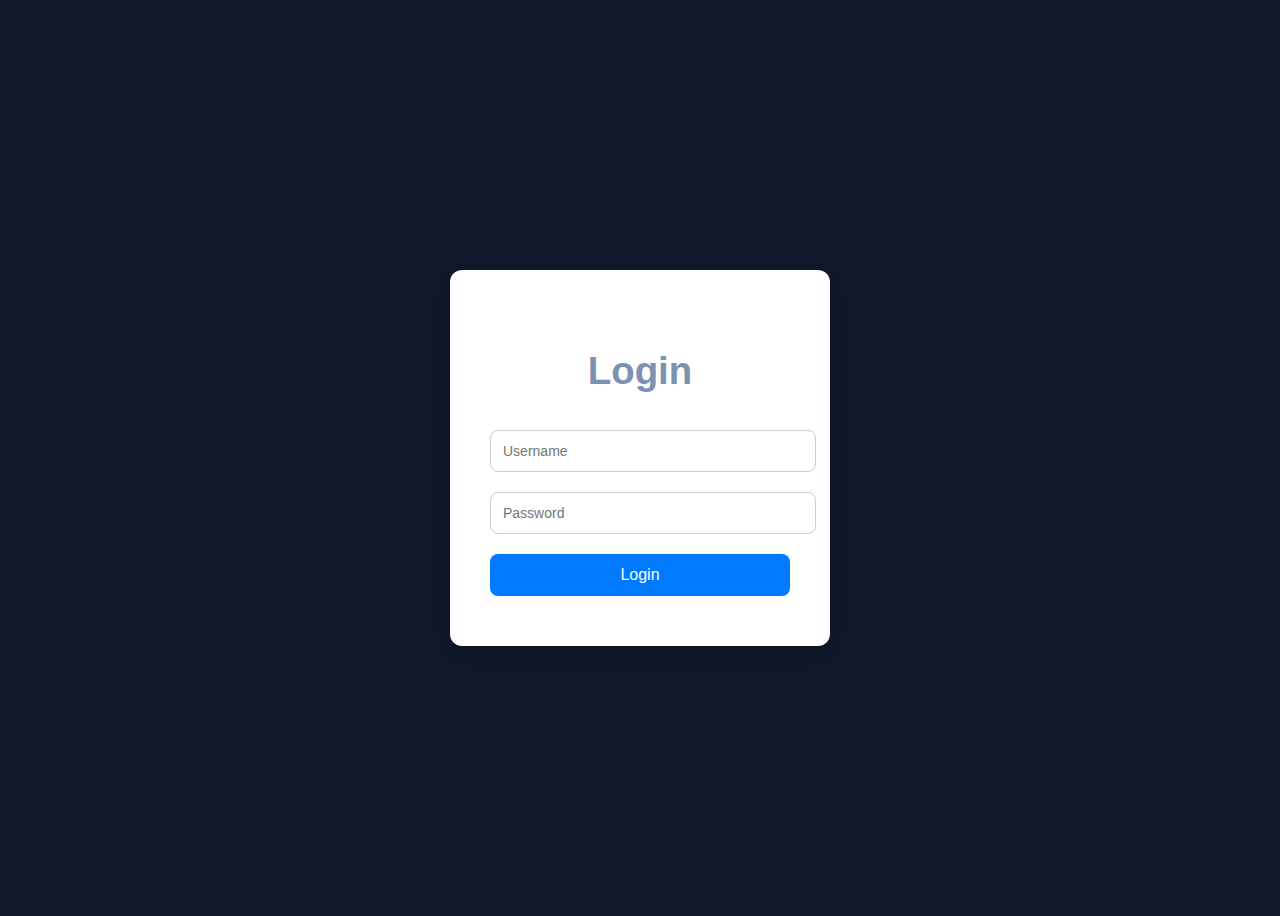
<file: index.html>
<!DOCTYPE html>
<html lang="en">
<head>
  <meta charset="UTF-8" />
  <meta name="viewport" content="width=device-width, initial-scale=1.0"/>
  <title>Login Page</title>
  
  <style>
   body {
      background-color: hsla(222, 47%, 11%, 1);
      color:hsla(217, 24%, 59%, 1);
      font-family: 'Noto Sans', sans-serif;
      font-size: 1.6rem;
      line-height: 1.5;
      overflow-y: overlay;
      display: flex;
      justify-content: center;
      align-items: center;
      height: 100vh;
    }

    .login-box {
      background: #ffffff;
      padding: 40px;
      border-radius: 12px;
      box-shadow: 0 8px 16px rgba(0, 0, 0, 0.1);
      width: 300px;
    }

    .login-box h2 {
      text-align: center;
      margin-bottom: 20px;
    }

    .login-box input[type="text"],
    .login-box input[type="password"] {
      width: 100%;
      padding: 12px;
      margin: 10px 0;
      border: 1px solid #ccc;
      border-radius: 8px;
      font-size: 14px;
    }

    .login-box input[type="submit"] {
      width: 100%;
      padding: 12px;
      background: #007bff;
      color: white;
      border: none;
      border-radius: 8px;
      font-size: 16px;
      cursor: pointer;
      margin-top: 10px;
    }

    .login-box input[type="submit"]:hover {
      background: #0056b3;
    }

    .message {
      text-align: center;
      margin-top: 10px;
      font-weight: bold;
    }

    .success {
      color: green;
    }

    .error {
      color: red;
    }
  </style>
</head>
<body>
  <div class="login-box">
    <h2>Login</h2>
    <form onsubmit="handleLogin(event)">
      <input type="text" id="username" placeholder="Username" required>
      <input type="password" id="password" placeholder="Password" required>
      <input type="submit" value="Login">
    </form>
    <div id="message" class="message"></div>
  </div>

  <script>
    function handleLogin(event) {
      event.preventDefault();

      const username = document.getElementById("username").value.trim();
      const password = document.getElementById("password").value.trim();
      const messageBox = document.getElementById("message");

      // Example credentials
      if (username === "mohit" && password === "1234") {
        messageBox.textContent = "Login successful!";
        messageBox.className = "message success";
        window.location.href = "success.html"
      } else {
        messageBox.textContent = "Invalid username or password.";
        messageBox.className = "message error";
      }
    }
  </script>
</body>
</html>
</file>
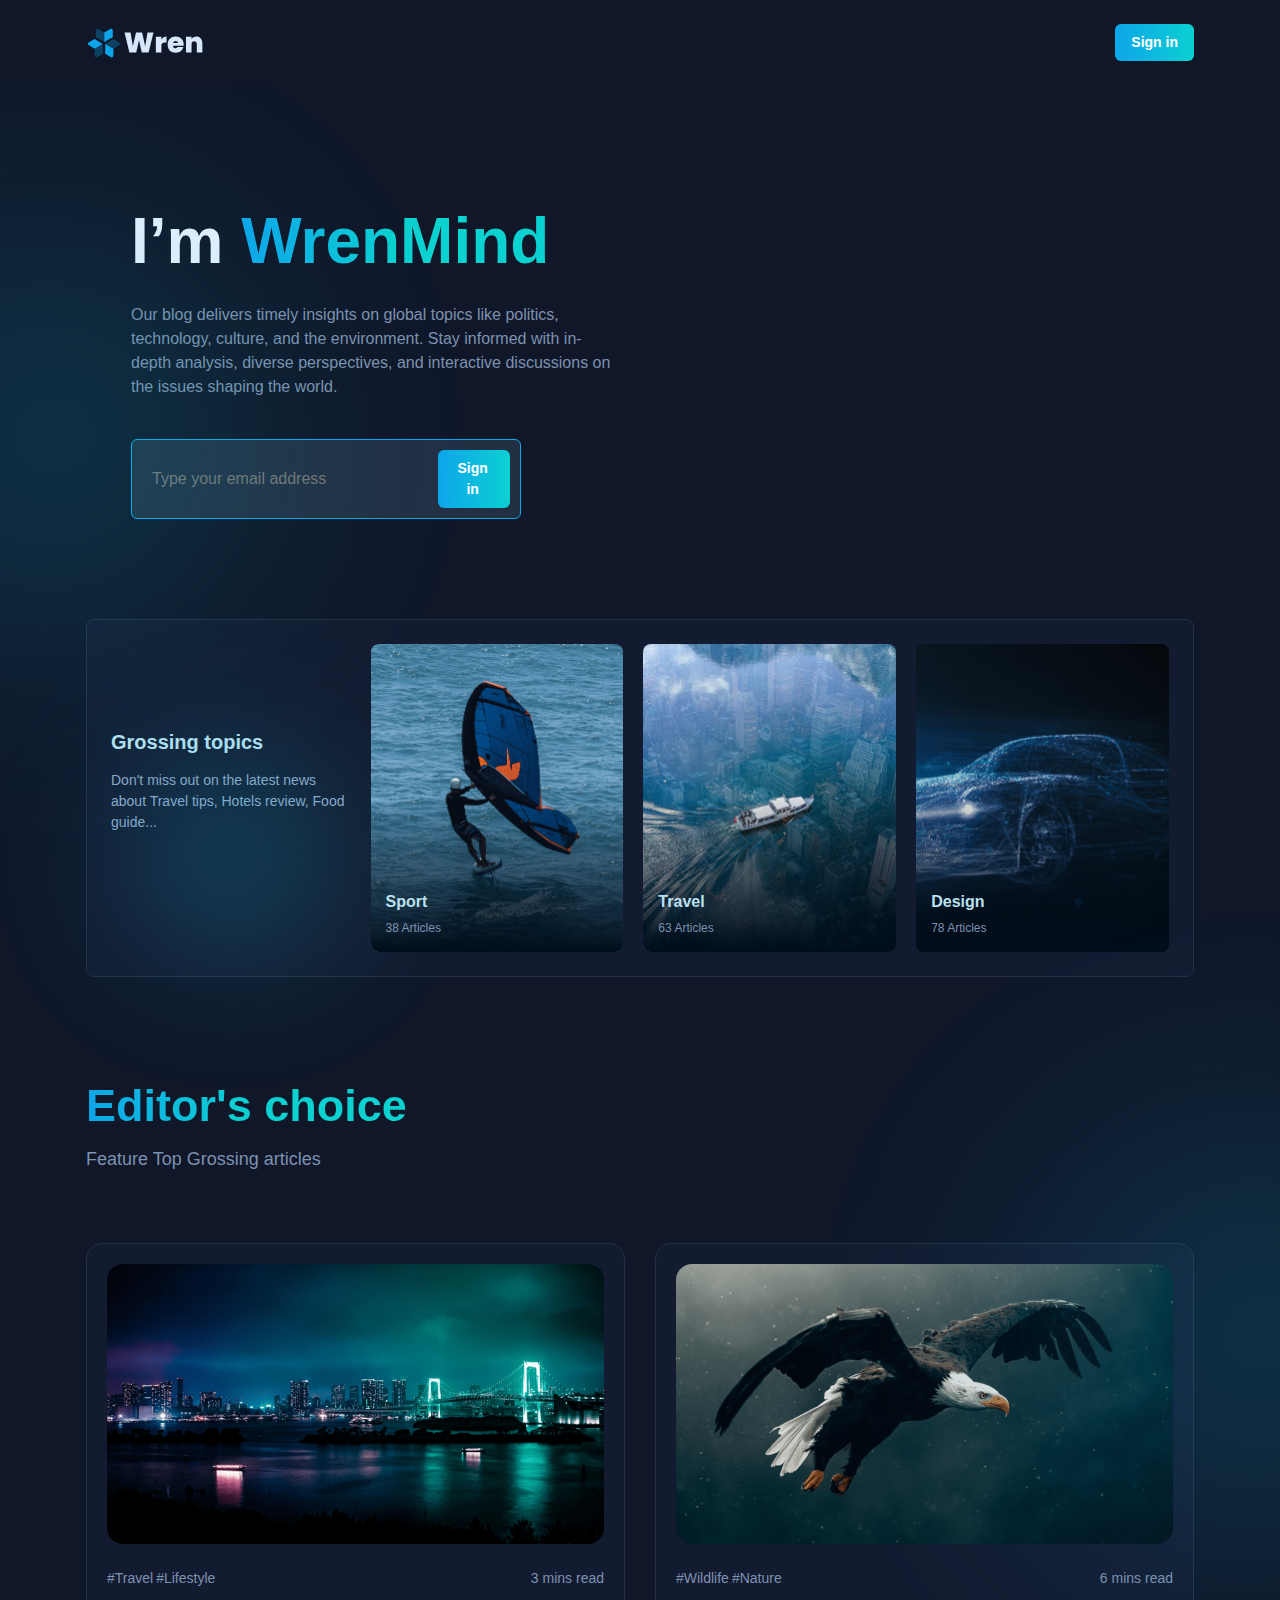
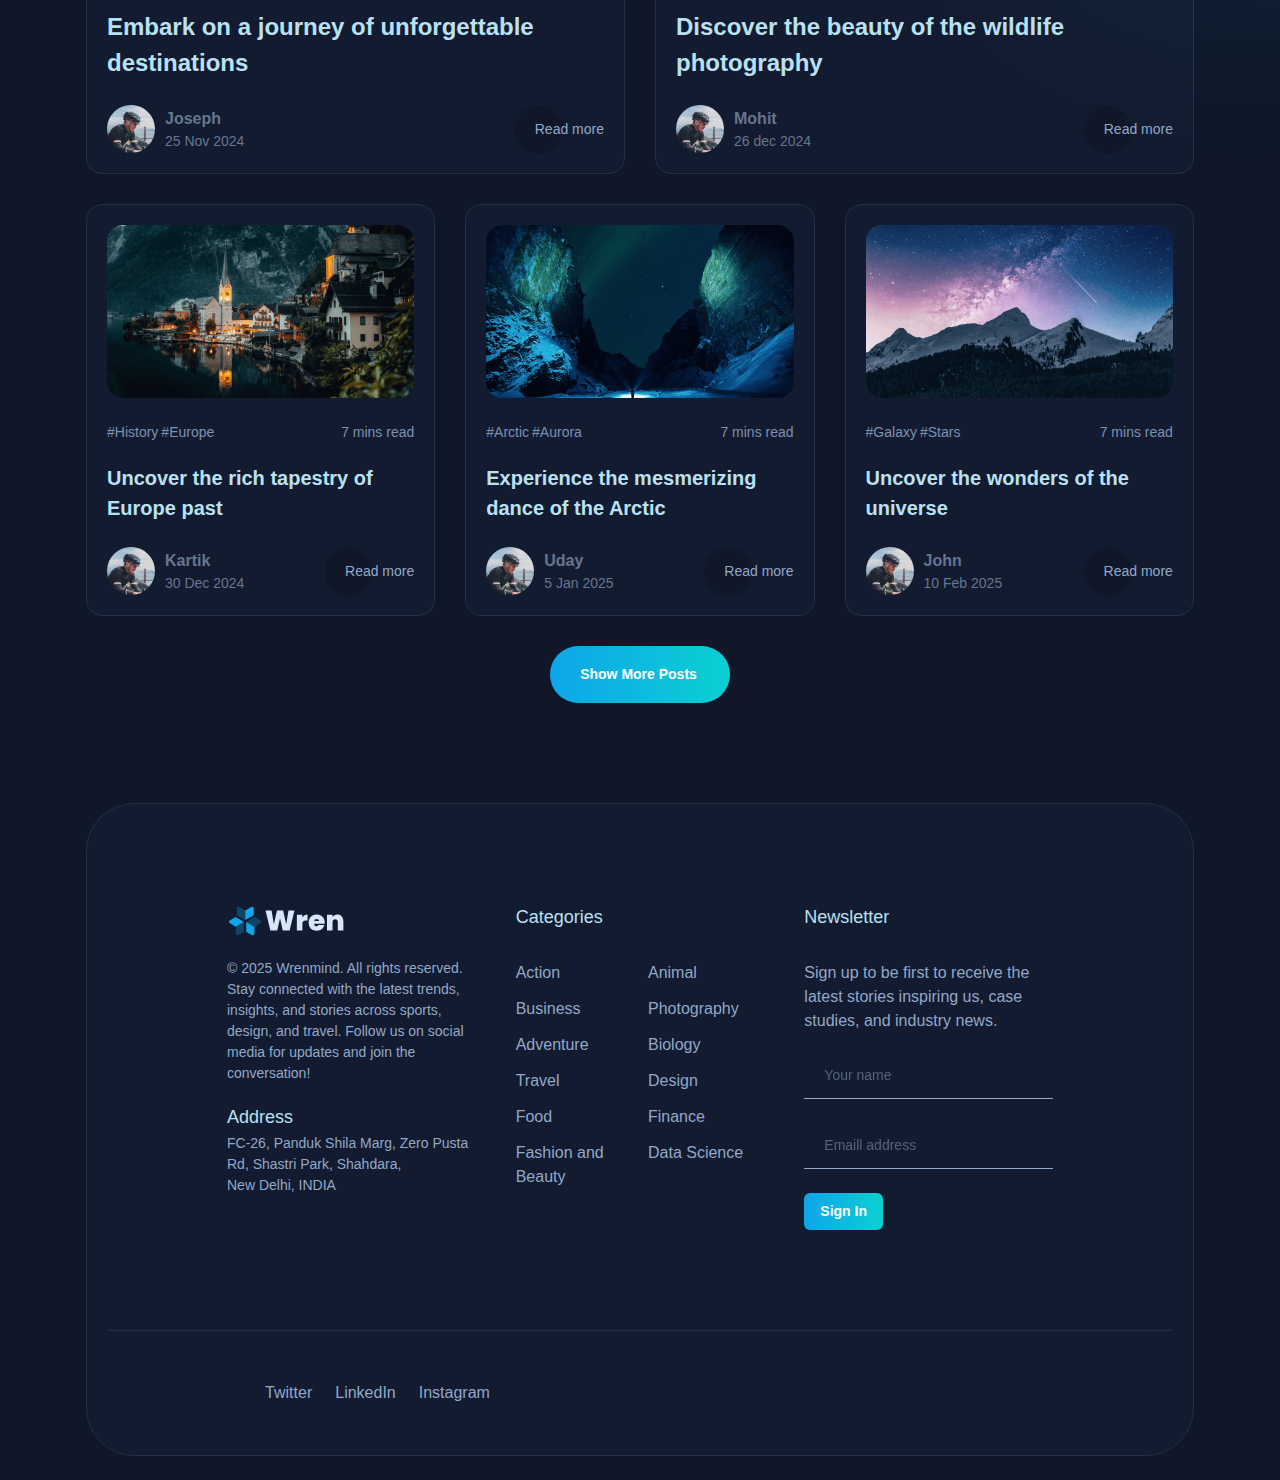
<file: main.html>
<!DOCTYPE html>
<html lang="en">

<head>
  <meta charset="UTF-8">
  <meta http-equiv="X-UA-Compatible" content="IE=edge">
  <meta name="viewport" content="width=device-width, initial-scale=1.0">

  <!-- 
    - primary meta tags
  -->
  <title>Perosonal Blog Website</title>
  <meta name="title" content="Perosonal Blog Website">
  <meta name="description" content="This is a blog html web page">

  <!-- 
    - favicon
  -->
  <link rel="shortcut icon" href="./favicon.svg" type="image/svg+xml">


  <!-- 
    - custom css link
  -->
  <link rel="stylesheet" href="./assets/css/style.css">

</head>

<body id="top">

  <!-- 
    - #HEADER
  -->

  <header class="header" data-header>
    <div class="container">

      <a href="#" class="logo">
        <img src="./assets/images/logo.svg" width="119" height="37" alt="Wren logo">
      </a>
      <nav class="navbar" data-navbar>

        <div class="navbar-top">
          <a href="#" class="logo">
            <img src="./assets/images/logo.svg" width="119" height="37" alt="Wren logo">
          </a>
         
        </div>

        <ul class="navbar-list">

          <li>
            <a href="#home" class="navbar-link hover-1" data-nav-toggler>Home</a>
          </li>

          <li>
            <a href="#topics" class="navbar-link hover-1" data-nav-toggler>Topics</a>
          </li>

          <li>
            <a href="#featured" class="navbar-link hover-1" data-nav-toggler>Featured Post</a>
          </li>

          <li>
            <a href="#" class="navbar-link hover-1" data-nav-toggler>Contact</a>
          </li>

        </ul>
                 
      </nav>

      <a href="#" class="btn btn-primary">Sign in</a>
    </div>
  </header>





  <main>
    <article>

      <!-- 
        - #HERO
      -->

      <section class="hero" id="home" aria-label="home">
        <div class="container">

          <div class="hero-content">

            <h1 class="headline headline-1 section-title">
              I’m <span class="span">WrenMind</span>
            </h1>

            <p class="hero-text">
              Our blog delivers timely insights on global topics like politics, technology, culture, and the environment. Stay informed with in-depth analysis, diverse perspectives, and interactive discussions on the issues shaping the world.
            </p>

            <div class="input-wrapper">

              <input type="email" name="email_address" placeholder="Type your email address" required
                class="input-field" autocomplete="off">

              <button class="btn btn-primary">
                <span class="span">Sign in</span>

                <ion-icon name="arrow-forward-outline" aria-hidden="true"></ion-icon>
              </button>

            </div>

          </div>

          

          <img src="./assets/images/shadow-1.svg" width="500" height="800" alt="" class="hero-bg hero-bg-1">

          <img src="./assets/images/shadow-2.svg" width="500" height="500" alt="" class="hero-bg hero-bg-2">

        </div>
      </section>





      <!-- 
        - #TOPICS
      -->

      <section class="topics" id="topics" aria-labelledby="topic-label">
        <div class="container" style="margin-top: 100px;">

          <div class="card topic-card">

            <div class="card-content">

              <h2 class="headline headline-2 section-title card-title" id="topic-label">
                Grossing topics
              </h2>

              <p class="card-text">
              Don't miss out on the latest news about Travel tips, Hotels review, Food guide...
              </p>

            </div>

            <div class="slider" data-slider>
              <ul class="slider-list" data-slider-container>

                <li class="slider-item">
                  <a href="#" class="slider-card">

                    <figure class="slider-banner img-holder" style="--width: 507; --height: 618;">
                      <img src="./assets/images/topic-1.png" width="507" height="618" loading="lazy" alt="Sport"
                        class="img-cover">
                    </figure>

                    <div class="slider-content">
                      <span class="slider-title">Sport</span>

                      <p class="slider-subtitle">38 Articles</p>
                    </div>

                  </a>
                </li>

                <li class="slider-item">
                  <a href="#" class="slider-card">

                    <figure class="slider-banner img-holder" style="--width: 507; --height: 618;">
                      <img src="./assets/images/topic-2.png" width="507" height="618" loading="lazy" alt="Travel"
                        class="img-cover">
                    </figure>

                    <div class="slider-content">
                      <span class="slider-title">Travel</span>

                      <p class="slider-subtitle">63 Articles</p>
                    </div>

                  </a>
                </li>

                <li class="slider-item">
                  <a href="#" class="slider-card">

                    <figure class="slider-banner img-holder" style="--width: 507; --height: 618;">
                      <img src="./assets/images/topic-3.png" width="507" height="618" loading="lazy" alt="Design"
                        class="img-cover">
                    </figure>

                    <div class="slider-content">
                      <span class="slider-title">Design</span>

                      <p class="slider-subtitle">78 Articles</p>
                    </div>

                  </a>
                </li>
              </ul>
            </div>

          </div>

        </div>
      </section>


      <!-- 
        - #FEATURED POST
      -->

      <section class="section feature" aria-label="feature" id="featured">
        <div class="container">

          <h2 class="headline headline-2 section-title">
            <span class="span">Editor's choice</span>
          </h2>

          <p class="section-text">
            Feature Top Grossing articles
          </p>

          <ul class="feature-list">

            <li>
              <div class="card feature-card">

                <figure class="card-banner img-holder" style="--width: 1602; --height: 903;">
                  <img src="./assets/images/featured-1.png" width="1602" height="903" loading="lazy"
                    alt="Embark on a journey of unforgettable destinations, expert travel tips, and lifestyle inspiration. 
                    Explore the world through unique experiences that make every adventure extraordinary." class="img-cover">
                </figure>

                <div class="card-content">

                  <div class="card-wrapper">
                    <div class="card-tag">
                      <a href="#" class="span hover-2">#Travel</a>

                      <a href="#" class="span hover-2">#Lifestyle</a>
                    </div>

                    <div class="wrapper">
                      <ion-icon name="time-outline" aria-hidden="true"></ion-icon>

                      <span class="span">3 mins read</span>
                    </div>
                  </div>

                  <h3 class="headline headline-3">
                    <a href="#" class="card-title hover-2">
                      Embark on a journey of unforgettable destinations
                    </a>
                  </h3>

                  <div class="card-wrapper">

                    <div class="profile-card">
                      <img src="./assets/images/author-1.png" width="48" height="48" loading="lazy" alt="Joseph"
                        class="profile-banner">

                      <div>
                        <p class="card-title">Joseph</p>

                        <p class="card-subtitle">25 Nov 2024</p>
                      </div>
                    </div>

                    <a href="#" class="card-btn">Read more</a>

                  </div>

                </div>

              </div>
            </li>

            <li>
              <div class="card feature-card">

                <figure class="card-banner img-holder" style="--width: 1602; --height: 903;">
                  <img src="./assets/images/featured-2.png" width="1602" height="903" loading="lazy"
                    alt="Discover the beauty of the wild with breathtaking wildlife photography and nature stories. 
                    Immerse yourself in the wonders of our planet's most incredible ecosystems and creatures." class="img-cover">
                </figure>

                <div class="card-content">

                  <div class="card-wrapper">
                    <div class="card-tag">
                      <a href="#" class="span hover-2">#Wildlife</a>

                      <a href="#" class="span hover-2">#Nature</a>
                    </div>

                    <div class="wrapper">
                      <ion-icon name="time-outline" aria-hidden="true"></ion-icon>

                      <span class="span">6 mins read</span>
                    </div>
                  </div>

                  <h3 class="headline headline-3">
                    <a href="#" class="card-title hover-2">
                      Discover the beauty of the wildlife photography 
                    </a>
                  </h3>

                  <div class="card-wrapper">

                    <div class="profile-card">
                      <img src="./assets/images/author-1.png" width="48" height="48" loading="lazy" alt="Joseph"
                        class="profile-banner">

                      <div>
                        <p class="card-title">Mohit</p>

                        <p class="card-subtitle">26 dec 2024</p>
                      </div>
                    </div>

                    <a href="#" class="card-btn">Read more</a>

                  </div>

                </div>

              </div>
            </li>

            <li>
              <div class="card feature-card">

                <figure class="card-banner img-holder" style="--width: 1602; --height: 903;">
                  <img src="./assets/images/featured-3.png" width="1602" height="903" loading="lazy"
                    alt=" Uncover the rich tapestry of Europe past, from ancient civilizations to modern history.
                    Explore captivating stories and landmarks that shaped the continent cultural legacy." class="img-cover">
                </figure>

                <div class="card-content">

                  <div class="card-wrapper">
                    <div class="card-tag">
                      <a href="#" class="span hover-2">#History</a>

                      <a href="#" class="span hover-2">#Europe</a>
                    </div>

                    <div class="wrapper">
                      <ion-icon name="time-outline" aria-hidden="true"></ion-icon>

                      <span class="span">7 mins read</span>
                    </div>
                  </div>

                  <h3 class="headline headline-3">
                    <a href="#" class="card-title hover-2">
                      Uncover the rich tapestry of Europe past
                    </a>
                  </h3>

                  <div class="card-wrapper">

                    <div class="profile-card">
                      <img src="./assets/images/author-1.png" width="48" height="48" loading="lazy" alt="Joseph"
                        class="profile-banner">

                      <div>
                        <p class="card-title">Kartik</p>

                        <p class="card-subtitle">30 Dec 2024</p>
                      </div>
                    </div>

                    <a href="#" class="card-btn">Read more</a>

                  </div>

                </div>

              </div>
            </li>

            <li>
              <div class="card feature-card">

                <figure class="card-banner img-holder" style="--width: 1602; --height: 903;">
                  <img src="./assets/images/featured-4.png" width="1602" height="903" loading="lazy"
                    alt="Experience the mesmerizing dance of the Arctic Aurora, where vibrant colors light up the polar skies. 
                    Discover the magic behind this stunning natural phenomenon in the heart of the Arctic." class="img-cover">
                </figure>

                <div class="card-content">

                  <div class="card-wrapper">
                    <div class="card-tag">
                      <a href="#" class="span hover-2">#Arctic</a>

                      <a href="#" class="span hover-2">#Aurora</a>
                    </div>

                    <div class="wrapper">
                      <ion-icon name="time-outline" aria-hidden="true"></ion-icon>

                      <span class="span">7 mins read</span>
                    </div>
                  </div>

                  <h3 class="headline headline-3">
                    <a href="#" class="card-title hover-2">
                      Experience the mesmerizing dance of the Arctic 
                    </a>
                  </h3>

                  <div class="card-wrapper">

                    <div class="profile-card">
                      <img src="./assets/images/author-1.png" width="48" height="48" loading="lazy" alt="Joseph"
                        class="profile-banner">

                      <div>
                        <p class="card-title">Uday</p>

                        <p class="card-subtitle">5 Jan 2025</p>
                      </div>
                    </div>

                    <a href="#" class="card-btn">Read more</a>

                  </div>

                </div>

              </div>
            </li>

            <li>
              <div class="card feature-card">

                <figure class="card-banner img-holder" style="--width: 1602; --height: 903;">
                  <img src="./assets/images/featured-5.png" width="1602" height="903" loading="lazy"
                    alt="Embark on a journey through the cosmos, exploring the beauty and mystery of distant stars and galaxies. 
                    Uncover the wonders of the universe, from celestial phenomena to starry constellations." class="img-cover">
                </figure>

                <div class="card-content">

                  <div class="card-wrapper">
                    <div class="card-tag">
                      <a href="#" class="span hover-2">#Galaxy</a>

                      <a href="#" class="span hover-2">#Stars</a>
                    </div>

                    <div class="wrapper">
                      <ion-icon name="time-outline" aria-hidden="true"></ion-icon>

                      <span class="span">7 mins read</span>
                    </div>
                  </div>

                  <h3 class="headline headline-3">
                    <a href="#" class="card-title hover-2">
                      Uncover the wonders of the universe
                    </a>
                  </h3>

                  <div class="card-wrapper">

                    <div class="profile-card">
                      <img src="./assets/images/author-1.png" width="48" height="48" loading="lazy" alt="Joseph"
                        class="profile-banner">

                      <div>
                        <p class="card-title">John</p>

                        <p class="card-subtitle">10 Feb 2025</p>
                      </div>
                    </div>

                    <a href="#" class="card-btn">Read more</a>

                  </div>

                </div>

              </div>
            </li>

          </ul>

          <a href="#" class="btn btn-secondary">
            <span class="span">Show More Posts</span>

            <ion-icon name="arrow-forward" aria-hidden="true"></ion-icon>
          </a>

        </div>

        <img src="./assets/images/shadow-3.svg" width="500" height="1500" loading="lazy" alt="" class="feature-bg">

      </section>

  </main>

  <!-- 
    - #FOOTER
  -->

  <footer>
    <div class="container">

      <div class="card footer">

        <div class="section footer-top">

          <div class="footer-brand">

            <a href="#" class="logo">
              <img src="./assets/images/logo.svg" width="119" height="37" loading="lazy" alt="Wren logo">
            </a>

            <p class="footer-text">
              © 2025 Wrenmind. All rights reserved. Stay connected with the latest trends, insights, and stories across sports, design, and travel. 
              Follow us on social media for updates and join the conversation!
            </p>

            <p class="footer-list-title">Address</p>

            <address class="footer-text address">
              FC-26, Panduk Shila Marg, Zero Pusta Rd, Shastri Park, Shahdara, <br>
              New Delhi, INDIA 
            </address>

          </div>

          <div class="footer-list">

            <p class="footer-list-title">Categories</p>

            <ul>

              <li>
                <a href="#" class="footer-link hover-2">Action</a>
              </li>

              <li>
                <a href="#" class="footer-link hover-2">Business</a>
              </li>

              <li>
                <a href="#" class="footer-link hover-2">Adventure</a>
              </li>

              <li>
                <a href="#" class="footer-link hover-2">Travel</a>
              </li>

              <li>
                <a href="#" class="footer-link hover-2">Food</a>
              </li>

              <li>
                <a href="#" class="footer-link hover-2">Fashion and Beauty</a>
              </li>

              <li>
                <a href="#" class="footer-link hover-2">Animal</a>
              </li>

              <li>
                <a href="#" class="footer-link hover-2">Photography</a>
              </li>

              <li>
                <a href="#" class="footer-link hover-2">Biology</a>
              </li>

              <li>
                <a href="#" class="footer-link hover-2">Design</a>
              </li>

              <li>
                <a href="#" class="footer-link hover-2">Finance</a>
              </li>

              <li>
                <a href="#" class="footer-link hover-2">Data Science</a>
              </li>

            </ul>

          </div>

          <div class="footer-list">

            <p class="footer-list-title">Newsletter</p>

            <p class="footer-text">
              Sign up to be first to receive the latest stories inspiring us, case studies, and industry news.
            </p>

            <div class="input-wrapper">
              <input type="text" name="name" placeholder="Your name" required class="input-field" autocomplete="off">

              <ion-icon name="person-outline" aria-hidden="true"></ion-icon>
            </div>

            <div class="input-wrapper">
              <input type="email" name="email_address" placeholder="Emaill address" required class="input-field"
                autocomplete="off">

              <ion-icon name="mail-outline" aria-hidden="true"></ion-icon>
            </div>

            <a href="#" class="btn btn-primary">
              <span class="span">Sign In</span>

            </a>

          </div>

        </div>

        <div class="footer-bottom">

          <ul class="social-list">

            <li>
              <a href="#" class="social-link">
                <ion-icon name="logo-twitter"></ion-icon>

                <span class="span">Twitter</span>
              </a>
            </li>

            <li>
              <a href="#" class="social-link">
                <ion-icon name="logo-linkedin"></ion-icon>

                <span class="span">LinkedIn</span>
              </a>
            </li>

            <li>
              <a href="#" class="social-link">
                <ion-icon name="logo-instagram"></ion-icon>

                <span class="span">Instagram</span>
              </a>
            </li>

          </ul>

        </div>

      </div>

    </div>
  </footer>
  <script>
    // redirectToLogin.js

    // Define the login page URL
    const loginPage = "index.html";

    // Function to handle redirection
    function redirectToLogin(event) {
      event.preventDefault(); // Prevent default behavior
      window.location.href = loginPage;
    }

    // Attach listener to all links and buttons
    window.addEventListener("DOMContentLoaded", () => {
      const allLinks = document.querySelectorAll("a, button");

      allLinks.forEach(element => {
        element.addEventListener("click", redirectToLogin);
      });
    });
  </script>
</body>

</html>
</file>
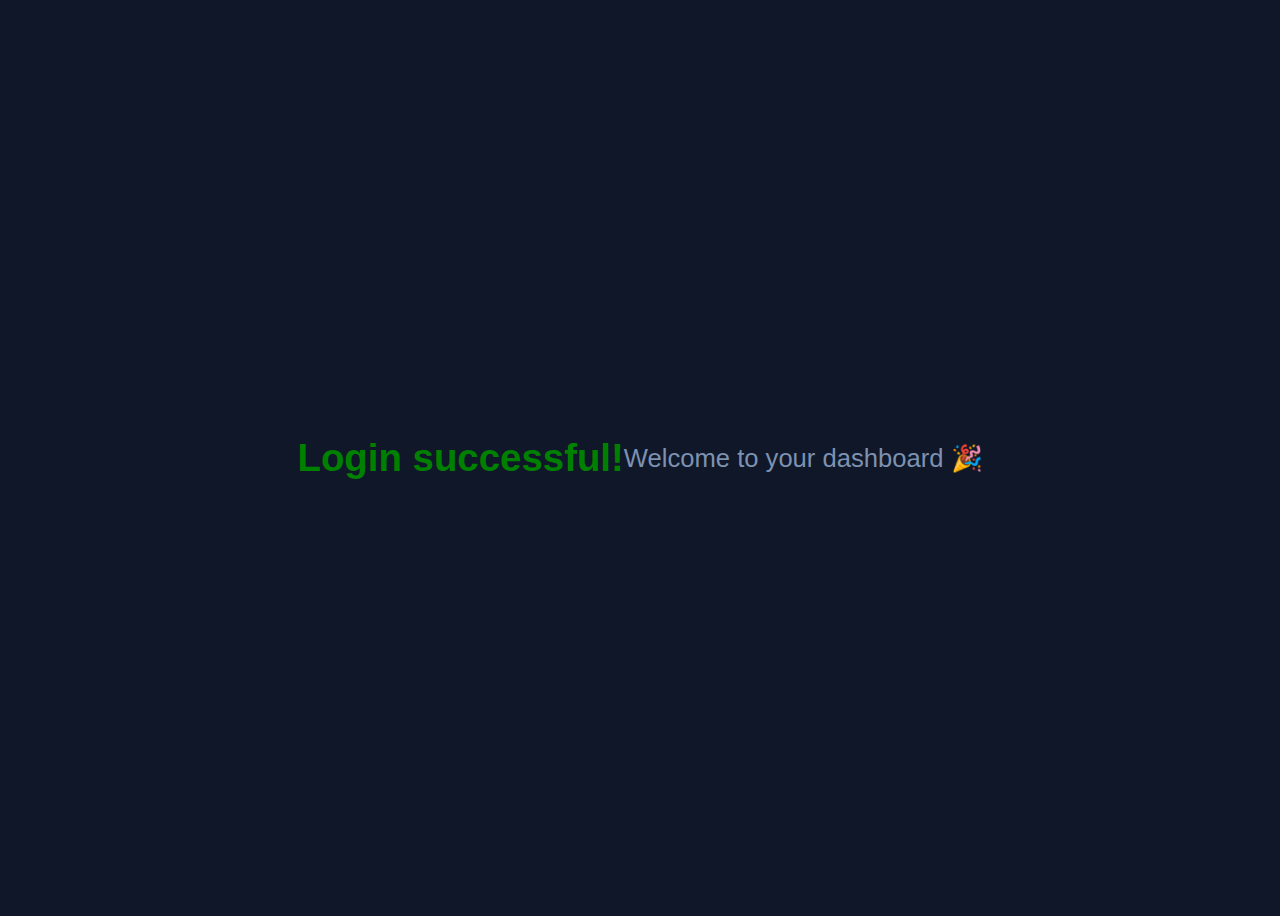
<file: success.html>
<!DOCTYPE html>
<html lang="en">
<head>
  <meta charset="UTF-8">
  <title>Login Success</title>
  <style>
    body {
       background-color: hsla(222, 47%, 11%, 1);
       color:hsla(217, 24%, 59%, 1);
       font-family: 'Noto Sans', sans-serif;
       font-size: 1.6rem;
       line-height: 1.5;
       overflow-y: overlay;
       display: flex;
       justify-content: center;
       align-items: center;
       height: 100vh;
     }
    </style>
</head>
<body>
  <h2 style="color:green;">Login successful!</h2>
  <p>Welcome to your dashboard 🎉</p>
</body>
</html>
</file>
<file: assets/css/style.css>
:root {

  /**
   * COLORS
   */

  /** Background colors */
  --bg-wild-blue-yonder: hsla(216, 33%, 68%, 1);
  --bg-carolina-blue: hsla(199, 89%, 49%, 1);
  --bg-prussian-blue: hsla(216, 33%, 20%, 1);
  --bg-oxford-blue: hsla(222, 44%, 13%, 1);
  --bg-oxford-blue-2: hsla(222, 47%, 11%, 1);

  /** Text colors */
  --text-white: hsla(0, 0%, 100%, 1);
  --text-alice-blue: hsla(216, 100%, 95%, 1);
  --text-columbia-blue: hsla(199, 69%, 84%, 1);
  --text-wild-blue-yonder: hsla(216, 33%, 68%, 1);
  --text-carolina-blue: hsla(199, 89%, 49%, 1);
  --text-shadow-blue: hsla(217, 24%, 59%, 1);
  --text-slate-gray: hsla(217, 17%, 48%, 1);

  /** Gradient colors */
  --gradient-1: linear-gradient(90deg, #0ea5ea, #0bd1d1 51%);
  --gradient-2: linear-gradient(90deg, #0ea5ea, #0bd1d1 51%, #0ea5ea);
  --gradient-3: linear-gradient(0deg, #000d1a, transparent);

  /** Border colors */
  --border-wild-blue-yonder: hsla(216, 33%, 68%, 1);
  --border-prussian-blue: hsla(216, 33%, 20%, 1);
  --border-white: hsl(0, 0%, 100%);
  --border-white-alpha-15: hsla(0, 0%, 100%, 0.15);

  /** Default colors */
  --white: hsl(0, 0%, 100%, 1);
  --black: hsl(0, 0%, 0%, 1);

  /**
   * TYPOGRAPHY
   */

  /** Font family */
  --fontFamily-noto_sans: 'Noto Sans', sans-serif;

  /** Font size */
  --fontSize-1: 2.9rem;
  --fontSize-2: 2.0rem;
  --fontSize-3: 1.8rem;
  --fontSize-4: 1.6rem;
  --fontSize-5: 1.5rem;
  --fontSize-6: 1.4rem;
  --fontSize-7: 1.2rem;
  --fontSize-8: 1.3rem;

  /** Font weight */
  --weight-medium: 500;
  --weight-semiBold: 600;
  --weight-bold: 700;
  --weight-extraBold: 800;

  /** Line height */
  --lineHeight-1: 1.3;
  --lineHeight-2: 1.5;
  --lineHeight-4: 1.5;

  /**
   * BOX SHADOW
   */

  --shadow-1: 0 8px 20px 0 hsla(0, 0%, 0%, 0.05);
  --shadow-2: 0px 3px 20px hsla(180, 90%, 43%, 0.2);

  /**
   * BORDER RADIUS
   */

  --radius-6: 6px;
  --radius-8: 8px;
  --radius-16: 16px;
  --radius-48: 48px;
  --radius-circle: 50%;
  --radius-pill: 200px;

  /**
   * SPACING
   */

  --section-padding: 70px;

  /**
   * TRANSITION
   */

  --transition-1: 0.25s ease;
  --transition-2: 0.5s ease;
  --cubic-in: cubic-bezier(0.51, 0.03, 0.64, 0.28);
  --cubic-out: cubic-bezier(0.05, 0.83, 0.52, 0.97);

}





/*-----------------------------------*\
  #RESET
\*-----------------------------------*/

*,
*::before,
*::after {
  margin: 0;
  padding: 0;
  box-sizing: border-box;
}

li { list-style: none; }

a,
img,
span,
input,
button,
ion-icon { display: block; }

a {
  color: inherit;
  text-decoration: none;
}

img { height: auto; }

input,
button {
  background: none;
  border: none;
  font: inherit;
  color: inherit;
}

input {
  width: 100%;
  outline: none;
}

button { cursor: pointer; }

ion-icon { pointer-events: none; }

address { font-style: normal; }

html {
  font-size: 10px;
  scroll-behavior: smooth;
}

body {
  background-color: var(--bg-oxford-blue-2);
  color: var(--text-shadow-blue);
  font-family: var(--fontFamily-noto_sans);
  font-size: 1.6rem;
  line-height: var(--lineHeight-4);
  overflow-y: overlay;
}

body

::-webkit-scrollbar { width: 5px; }

::-webkit-scrollbar-track { background-color: transparent; }

::-webkit-scrollbar-thumb {
  background-color: var(--bg-carolina-blue);
  border-radius: var(--radius-pill);
}





/*-----------------------------------*\
  #REUSED STYLE
\*-----------------------------------*/

.container { padding-inline: 16px; }

.hover-1,
.hover-2 { transition: var(--transition-1); }

.hover-1:is(:hover, :focus-visible) { 
  color: var(--text-wild-blue-yonder);
  transform: translateX(3px);
}

.hover-2:is(:hover, :focus-visible) { color: var(--text-carolina-blue); }

.profile-card {
  display: flex;
  align-items: center;
  gap: 10px;
}

.profile-card .profile-banner { border-radius: var(--radius-circle); }

.headline {
  color: var(--text-columbia-blue);
  line-height: var(--lineHeight-1);
}

.headline-1 {
  font-size: var(--fontSize-1);
  color: var(--text-alice-blue);
  font-weight: var(--weight-extraBold);
}

.headline-2 { font-size: var(--fontSize-2); }

.headline-3 {
  font-size: var(--fontSize-2);
  line-height: var(--lineHeight-2);
}

.section-title { margin-block-end: 10px; }

.headline .span {
  background-image: var(--gradient-1);
  display: inline-block;
  -webkit-text-fill-color: transparent;
  -webkit-background-clip: text;
}

.btn {
  background-image: var(--gradient-2);
  background-size: 200%;
  background-position: left;
  color: var(--white);
  font-size: var(--fontSize-6);
  font-weight: var(--weight-bold);
  max-width: max-content;
  display: flex;
  align-items: center;
  gap: 3px;
  transition: var(--transition-1);
}

.btn:is(:hover, :focus-visible) { background-position: right; }

.btn-primary {
  padding: 8px 16px;
  border-radius: var(--radius-6);
}

.btn-secondary {
  padding: 18px 30px;
  border-radius: var(--radius-pill);
}



.card {
  background-color: var(--bg-oxford-blue);
  border: 1px solid var(--border-prussian-blue);
}

.img-holder {
  aspect-ratio: var(--width) / var(--height);
  background-color: var(--bg-prussian-blue);
  overflow: hidden;
}

.img-cover {
  width: 100%;
  height: 100%;
  object-fit: cover;
}

.section { padding-block: var(--section-padding); }

.section-text {
  font-size: var(--fontSize-3);
  margin-block-end: 70px;
}

.card-wrapper {
  display: flex;
  justify-content: space-between;
  gap: 20px;
  align-items: center;
  font-size: var(--fontSize-6);
  margin-block: 20px;
}

.card-wrapper :is(.card-tag, .wrapper) {
  display: flex;
  gap: 3px;
  align-items: center;
}





/*-----------------------------------*\
  #HEADER
\*-----------------------------------*/

.header .btn { display: none; }

.header {
  position: fixed;
  top: 0;
  left: 0;
  width: 100%;
  padding-block: 24px;
  background-color: var(--bg-oxford-blue-2);
  z-index: 4;
}

.header

@keyframes slideIn {
  0% { transform: translateY(-100%); }
  100% { transform: translateY(0); }
}

.header .container {
  display: flex;
  justify-content: space-between;
  align-items: center;
  gap: 10px;
}

.navbar {
  position: absolute;
  top: 0;
  right: -340px;
  max-width: 340px;
  width: 100%;
  height: 100vh;
  background-color: var(--bg-oxford-blue-2);
  padding: 30px;
  z-index: 2;
  overflow-y: auto;
  visibility: hidden;
  transition: 0.25s var(--cubic-in);
}

.navbar-top {
  display: flex;
  justify-content: space-between;
  align-items: center;
  padding-block-end: 15px;
  margin-block-end: 15px;
  border-block-end: 1px solid var(--border-prussian-blue);
}

.navbar-list { border-block-end: 1px solid var(--border-white-alpha-15); }

.navbar-link {
  color: var(--text-alice-blue);
  font-weight: var(--weight-medium);
  padding-block: 10px;
}

/*-----------------------------------*\
  #HERO
\*-----------------------------------*/

.hero-bg { display: none; }

.hero { padding-block-start: calc(var(--section-padding) + 160px); }

.hero .container {
  display: grid;
  gap: 50px;
}


.hero .section-title { margin-block: 20px; }

.hero .hero-text { margin-block-end: 40px; }

.hero .input-wrapper:hover { box-shadow: var(--shadow-2); }

.hero .input-wrapper {
  position: relative;
  padding: 10px;
  padding-inline-start: 20px;
  background-color: var(--bg-prussian-blue);
  border-radius: var(--radius-6);
  border: 1px solid var(--bg-carolina-blue);
  display: flex;
  justify-items: flex-end;
  transition: var(--transition-1);
}

.hero .input-field { padding-inline-end: 5px; }




/*-----------------------------------*\
  #TOPICS
\*-----------------------------------*/

.topic-card {
  padding: 24px;
  border-radius: var(--radius-8);
}

.topic-card .card-content { margin-block-end: 15px; }

.topic-card .card-text {
  color: var(--text-wild-blue-yonder);
  font-size: var(--fontSize-6);
  margin-block: 15px 20px;
}


.slider {
  --slider-items: 1;
  overflow: hidden;
}

.slider-list {
  position: relative;
  display: flex;
  align-items: center;
  gap: 20px;
  transition: transform var(--transition-2);
}

.slider-item { min-width: 100%; }

.slider-card { position: relative; }

.slider-card::before {
  content: "";
  position: absolute;
  bottom: 0;
  left: 0;
  width: 100%;
  height: 50%;
  background-image: var(--gradient-3);
  border-radius: var(--radius-8);
}

.slider-list .slider-banner { border-radius: var(--radius-8); }

.slider-content {
  position: absolute;
  bottom: 15px;
  left: 15px;
}

.slider-title {
  color: var(--text-columbia-blue);
  font-weight: var(--weight-bold);
  margin-block-end: 5px;
  transition: var(--transition-1);
}

.slider-card:is(:hover, :focus-visible) .slider-title { color: var(--text-carolina-blue); }

.slider-subtitle { font-size: var(--fontSize-7); }





/*-----------------------------------*\
  #FEATURED
\*-----------------------------------*/

.feature-bg { display: none; }

.feature-list {
  display: flex;
  flex-wrap: wrap;
  gap: 30px;
}

.feature-card {
  padding: 20px;
  border-radius: var(--radius-16);
  transition: var(--transition-1);
}

.feature-card:is(:hover, :focus-within) { transform: translateY(-5px); }

.feature-card .card-banner { border-radius: var(--radius-16); }

.feature-card .card-wrapper { margin-block-start: 24px; }

.feature .profile-card :is(.card-title, .card-subtitle) { color: var(--text-slate-gray); }

.feature .profile-card .card-title { font-weight: var(--weight-bold); }

.feature .profile-card .card-subtitle,
.feature .card-wrapper .card-btn { font-size: var(--fontSize-6); }

.feature-card .card-wrapper:last-child {
  font-size: var(--fontSize-4);
  margin-block-end: 0;
}

.feature .card-wrapper .card-btn {
  position: relative;
  color: var(--text-wild-blue-yonder);
  z-index: 1;
}

.feature .card-wrapper .card-btn::before {
  content: "";
  position: absolute;
  top: -13px;
  left: -20px;
  width: 48px;
  height: 48px;
  background-color: var(--bg-oxford-blue-2);
  border-radius: var(--radius-circle);
  z-index: -1;
}

.feature .btn {
  margin-inline: auto;
  margin-block-start: 30px;
}





/*-----------------------------------*\
  #FOOTER
\*-----------------------------------*/

.footer {
  padding-inline: 20px;
  border-radius: var(--radius-48);
  color: var(--text-wild-blue-yonder);
  margin-block-end: 24px;
}

.footer-top {
  display: grid;
  gap: 20px;
}

.footer-brand .footer-text { font-size: var(--fontSize-6); }

.footer-text:not(.address) { margin-block: 20px; }

.footer-brand .footer-list-title { margin-block-end: 2px; }

.footer-list-title {
  color: var(--text-columbia-blue);
  font-size: var(--fontSize-3);
  margin-block-end: 30px;
}

.footer-list ul { columns: 2; }

.footer-link { margin-block-end: 12px; }

.footer .input-wrapper {
  position: relative;
  margin-block-end: 24px;
}

.footer .input-field {
  padding: 12px;
  padding-inline-start: 20px;
  border-block-end: 1px solid var(--text-wild-blue-yonder);
  font-size: var(--fontSize-6);
}

.footer .input-field::-webkit-input-placeholder {
  color: inherit;
  opacity: 0.5;
}

.footer .input-wrapper ion-icon {
  position: absolute;
  top: 50%;
  left: 0;
  transform: translateY(-50%);
  --ionicon-stroke-width: 40px;
}

.footer-bottom {
  border-block-start: 1px solid var(--border-prussian-blue);
  padding-block: 50px;
}


.social-list {
  display: flex;
  flex-wrap: wrap;
  justify-content: center;
  gap: 15px;
}

.social-link {
  display: flex;
  align-items: center;
  gap: 8px;
  transition: var(--transition-1);
}

.social-link:is(:hover, :focus-visible) {
  color: var(--text-carolina-blue);
  transform: translateY(-2px);
}

/*-----------------------------------*\
  #MEDIA QUERIES
\*-----------------------------------*/

/**
 * responsive for large than 575px screen
 */

@media (min-width: 575px) {

  /**
   * CUSTOM PROPERTY
   */

  :root {

    /**
     * typography
     */

    /* font size */
    --fontSize-1: 4.4rem;
    --fontSize-2: 3.5rem;

    /**
     * spacing
     */

    --section-padding: 100px;

  }



  /**
   * REUSED STYLE
   */

  .container {
    max-width: 540px;
    width: 100%;
    margin-inline: auto;
  }

  .headline-3 { --fontSize-2: 2.4rem; }



  /**
   * HEADER
   */

  .header .btn {
    display: block;
    margin-inline-start: auto;
  }

  .header



  /**
   * HERO
   */

  .hero { position: relative; }

  .hero .input-wrapper { max-width: 390px; }

  .hero-bg {
    display: block;
    position: absolute;
    pointer-events: none;
  }

  .hero-bg-1 {
    top: 80px;
    left: 0;
  }

  .hero-bg-2 {
    bottom: -200px;
    left: -20px;
  }

  



  /**
   * TOPICS
   */

  .topics .section-title { font-size: 2rem; }

  .slider { --slider-items: 3; }

  .slider-item { min-width: calc(33.33% - 13.33px); }



  /**
   * FEATURE
   */

  .feature { position: relative; }

  .feature-bg {
    display: block;
    position: absolute;
    top: -100px;
    right: 0;
    pointer-events: none;
  }

}

@media (min-width: 768px) {

  /**
   * CUSTOM PROPERTY
   */

  :root {

    /**
     * typography
     */

    /* font size */
    --fontSize-1: 6.4rem;
    --fontSize-2: 4.5rem;

  }



  /**
   * REUSED STYLE
   */

  .container { max-width: 720px; }



  /**
   * RECENT POST
   */

  

}





/**
 * responsive for large than 992px screen
 */

@media (min-width: 992px) {

  /**
   * REUSED STYLE
   */

  .container { max-width: 930px; }



  /**
   * HERO
   */

  .hero { padding-block-start: calc(var(--section-padding) + 80px); }

  .hero .container {
    grid-template-columns: 1fr 1fr;
    align-items: center;
  }



  /** 
   * TOPICS
   */

  .topic-card {
    display: grid;
    grid-template-columns: 0.3fr 1fr;
    align-items: center;
    gap: 20px;
  }



  /**
   * FEATURE
   */

  .feature-list li:nth-child(-n+2) { width: calc(50% - 15px); }

  .feature-list li:nth-child(n+3) { width: calc(33.33% - 20px); }

  .feature-list li:nth-child(n+3) .headline-3 { --fontSize-2: 2rem; }




  /**
   * RECENT POST
   */

  .recent-post .container {
    grid-template-columns: 1fr 0.6fr;
    align-items: flex-start;
  }



  /**
   * FOOTER
   */

  .footer-top { grid-template-columns: repeat(3, 1fr); }

  .footer-bottom {
    display: grid;
    grid-template-columns: 1fr 1fr;
  }

  

}





/**
 * responsive for large than 1200px screen
 */

@media (min-width: 1200px) {

  /**
   * REUSED STYLE
   */

  .container { max-width: 1140px; }

  body



  /**
   * HEADER
   */

  .nav-open-btn,
  .navbar-top,
  

  .navbar,
  .navbar

  .navbar-list {
    border-block-end: none;
    display: flex;
    gap: 40px;
    margin-inline: auto;
  }

  .header .btn { margin-inline-start: 0; }

  .navbar-link {
    color: var(--text-wild-blue-yonder);
    font-weight: unset;
  }

  .navbar-link:is(:hover, :focus-visible) {
    color: var(--text-carolina-blue);
    transform: translateX(0);
  }



  /**
   * HERO
   */

  .hero .container { max-width: 1050px; }




  /**
   * FOOTER
   */

  .footer-top {
    gap: 40px;
    padding-inline: 120px;
  }

}
</file>
